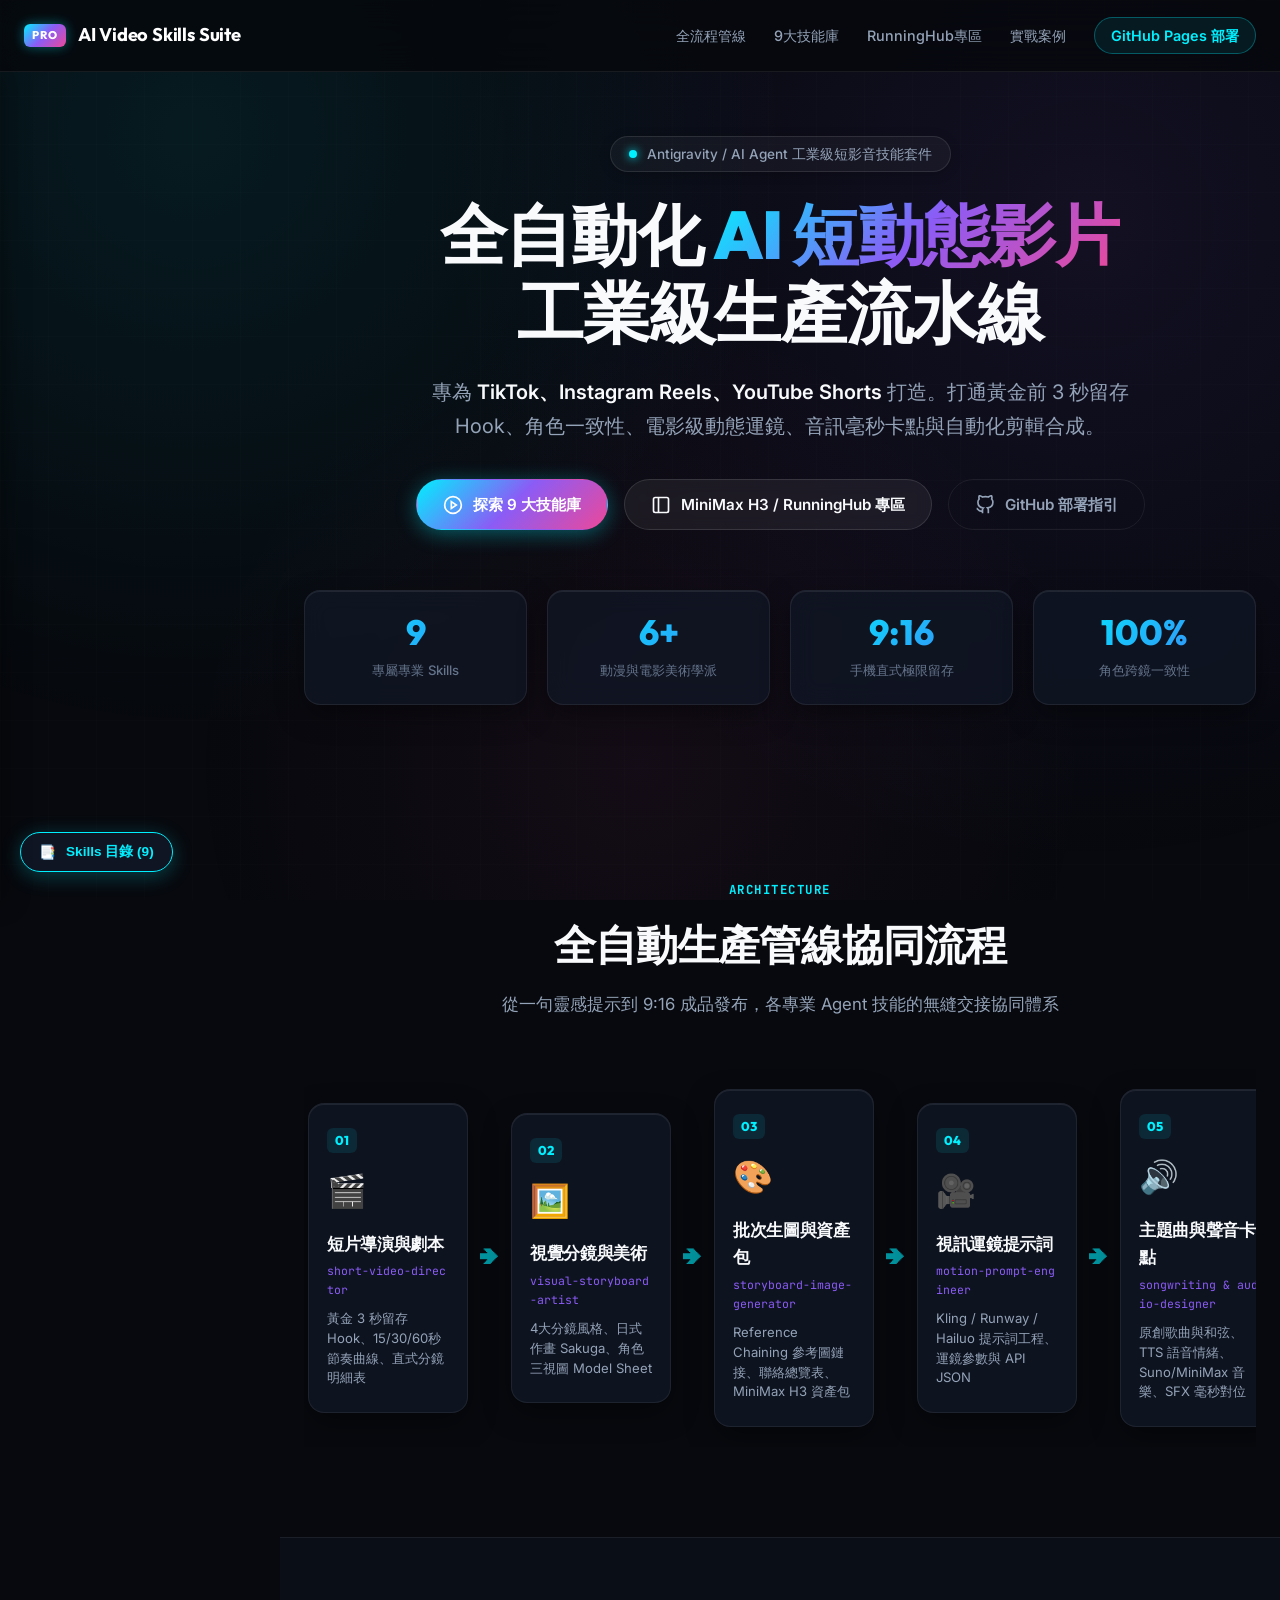
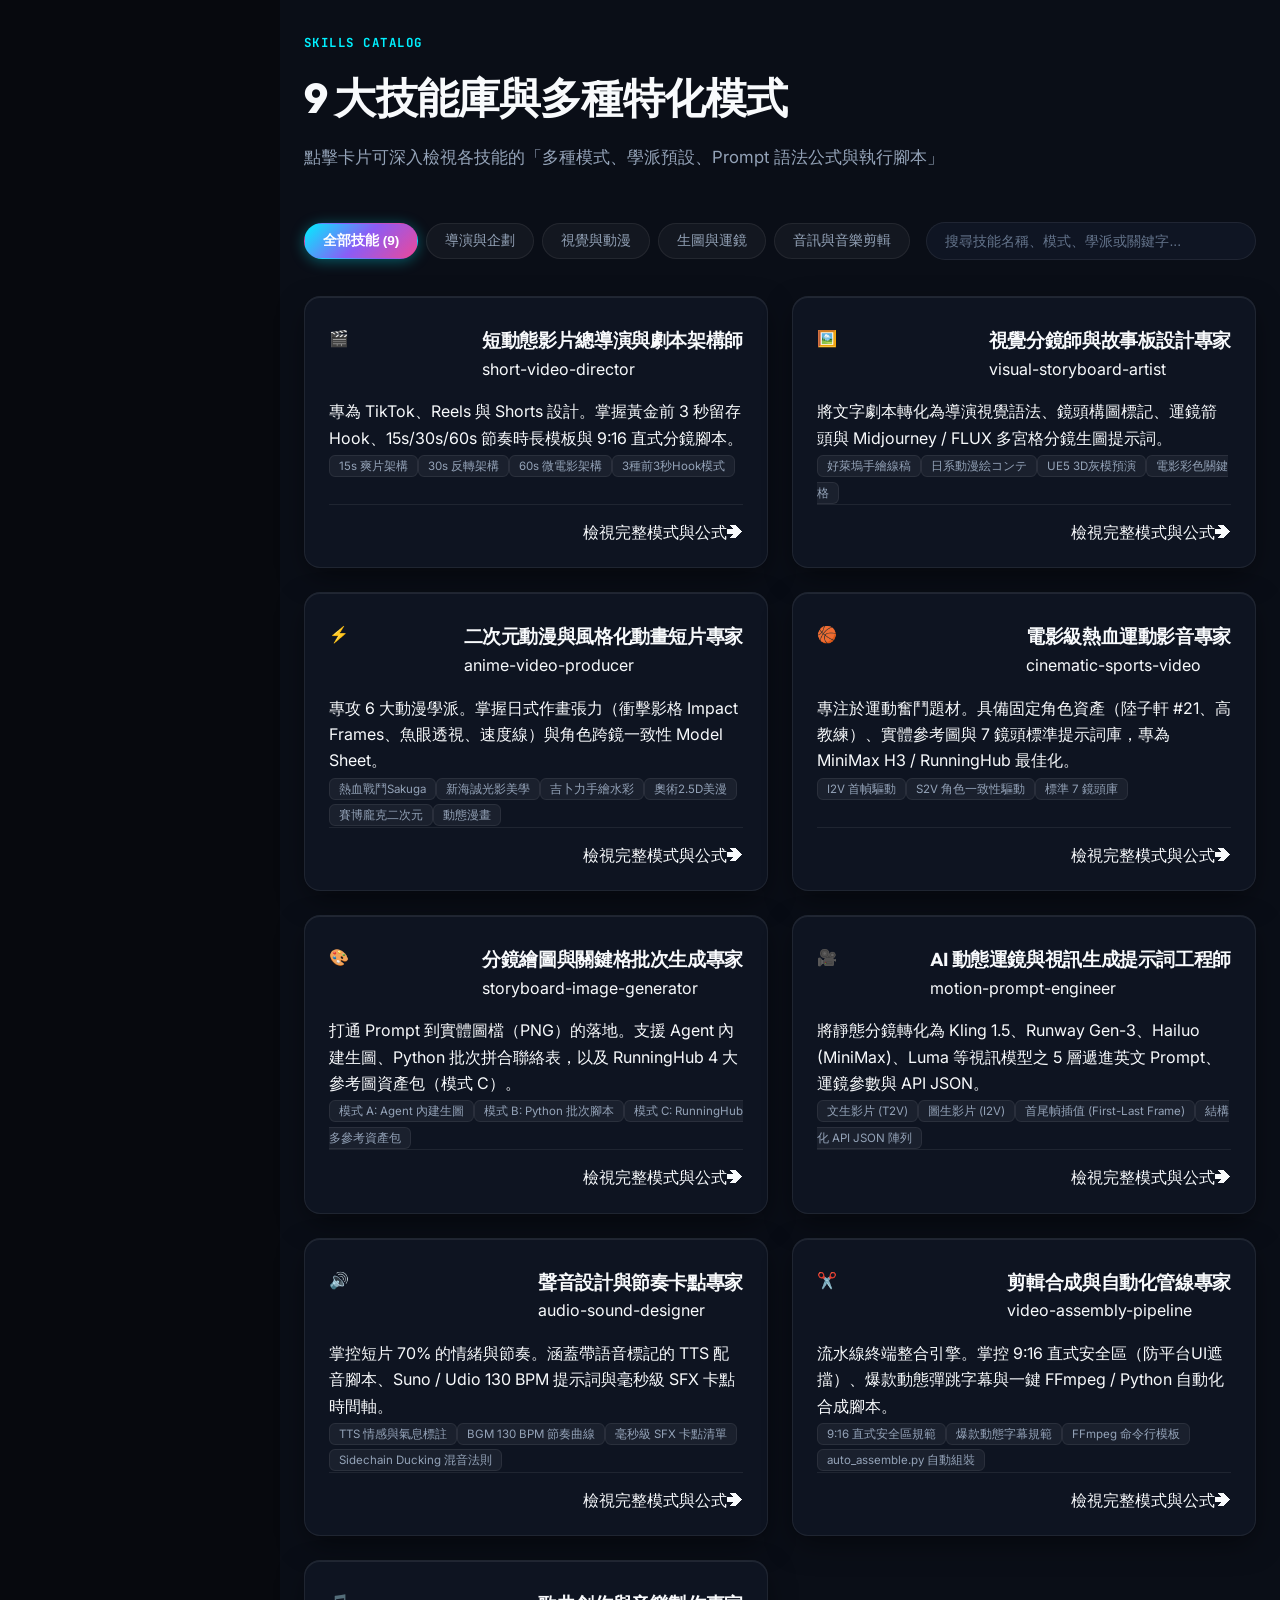
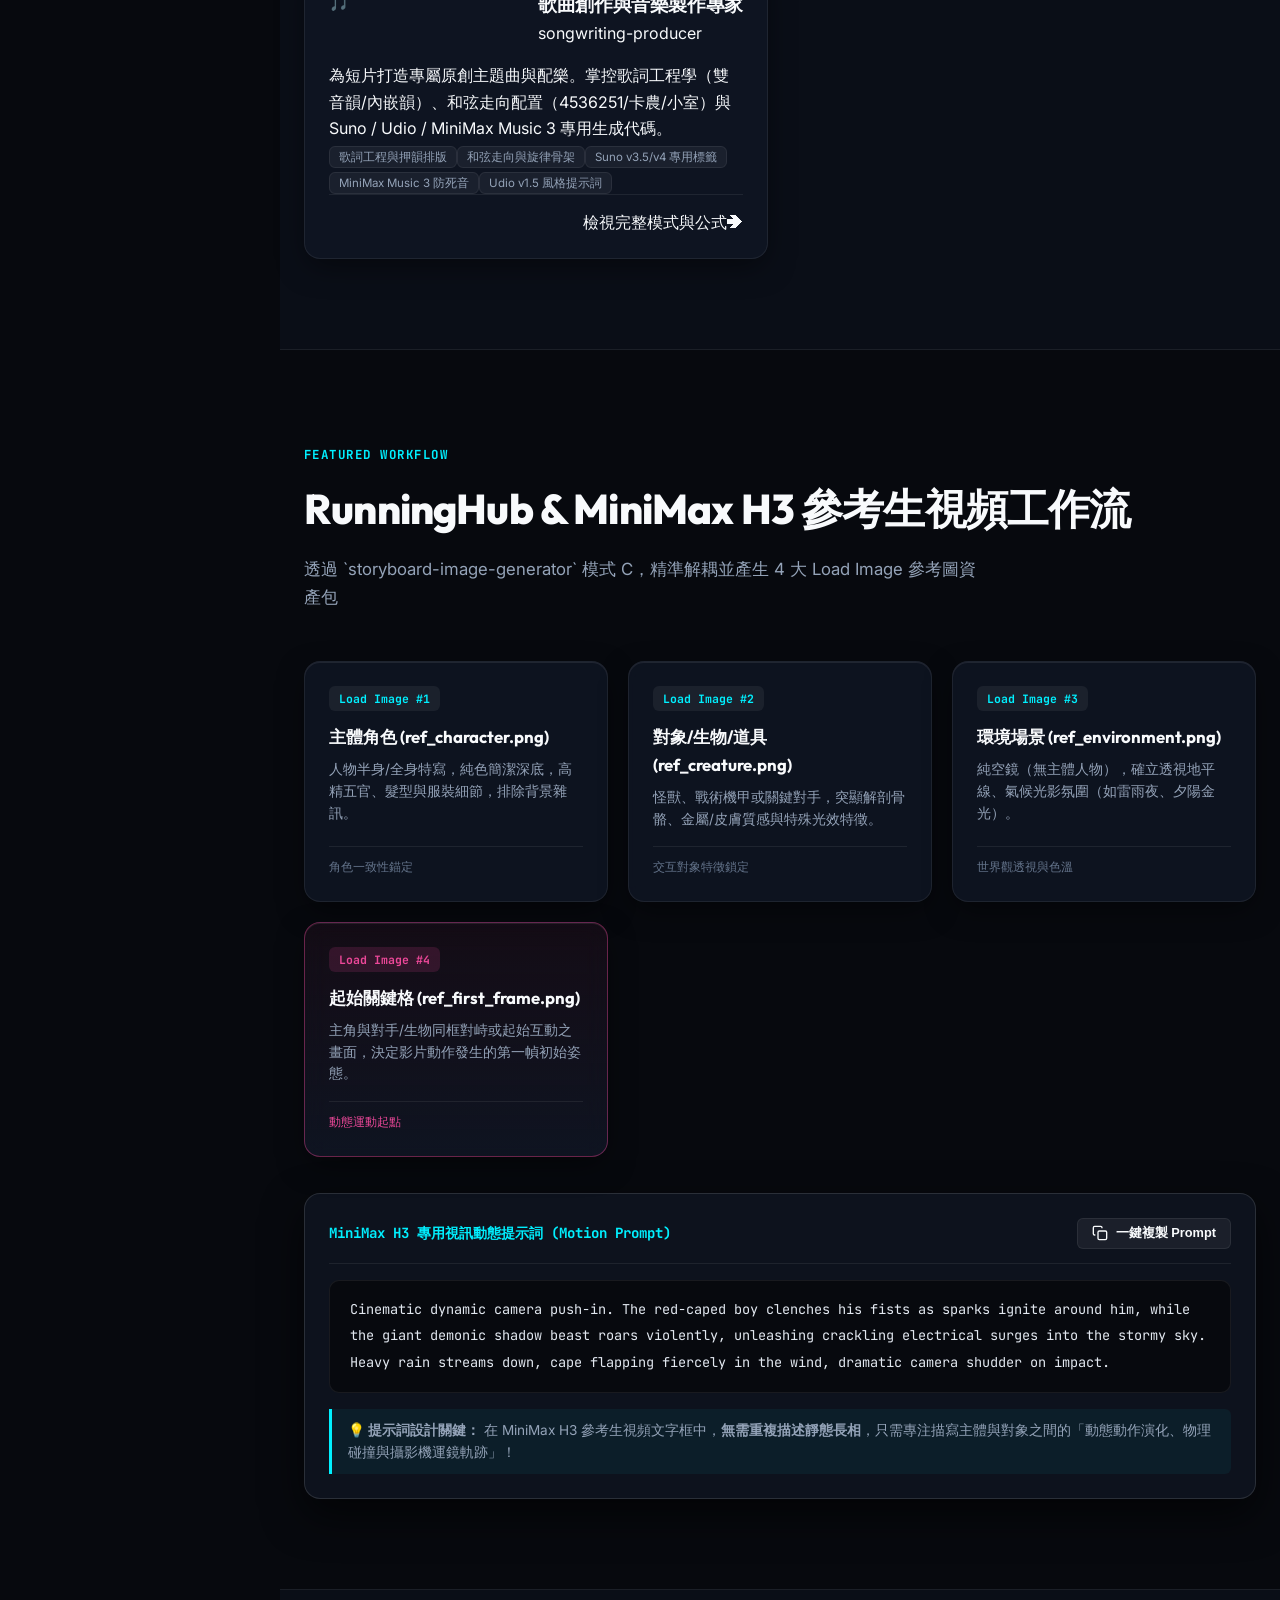
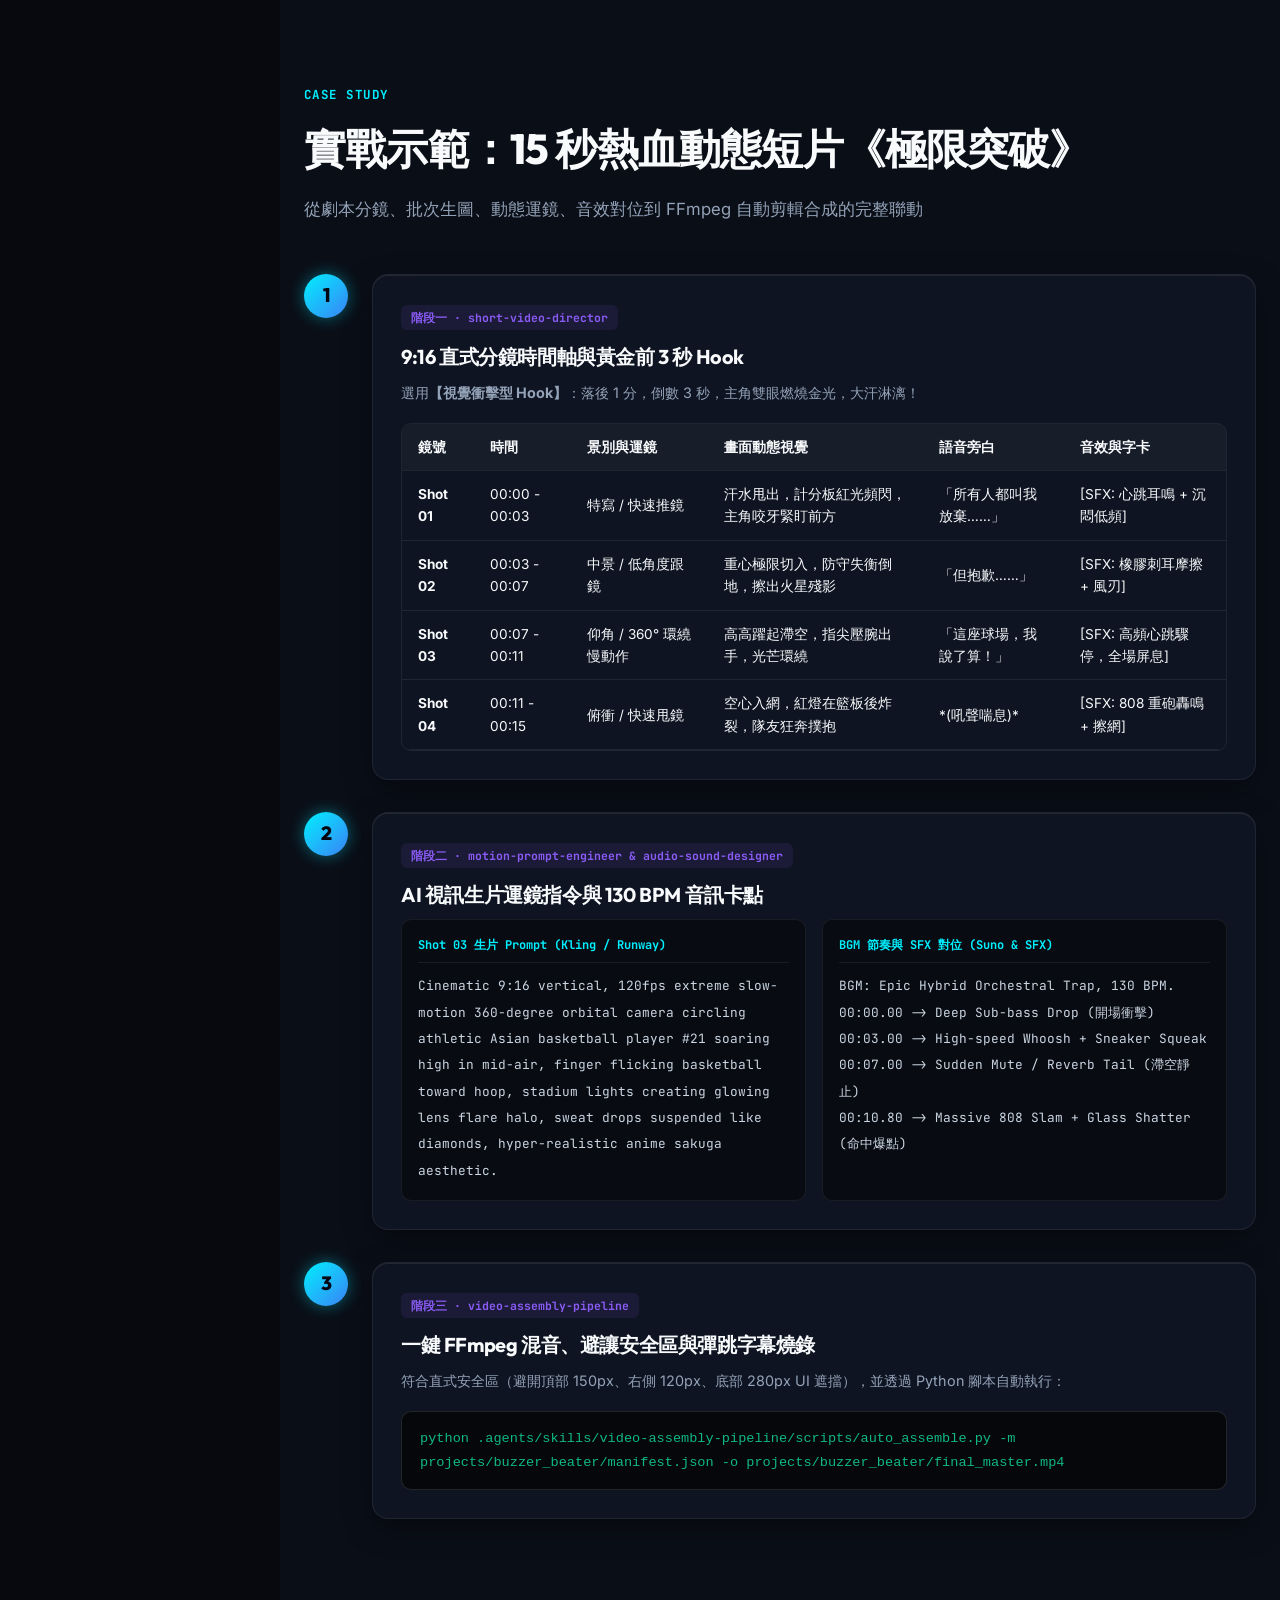
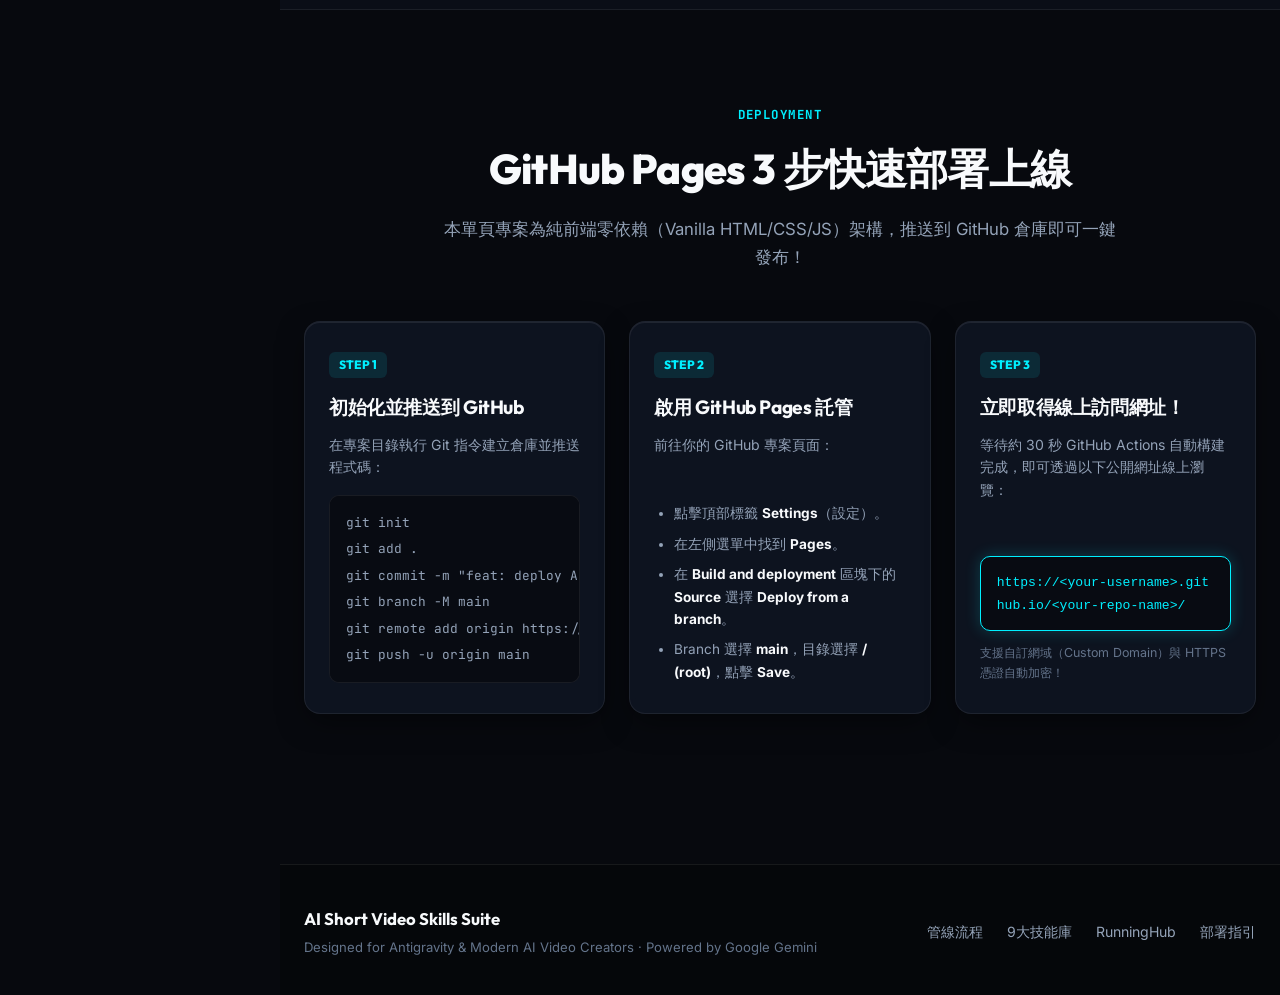
<file: index.html>
<!DOCTYPE html>
<html lang="zh-TW">
<head>
  <meta charset="UTF-8">
  <meta name="viewport" content="width=device-width, initial-scale=1.0">
  <title>AI 短動態影片生產管線 Skills 套件 | GitHub Pages 官方入口</title>
  <meta name="description" content="專為 Antigravity / AI Agent 與創作者打造的短影音全流程技能套件：劇本導演、多風格分鏡、批次生圖、Kling/Runway運鏡驅動、TTS與BGM音訊卡點、FFmpeg自動剪輯合成。">
  <meta property="og:title" content="AI 短動態影片生產管線 Skills 套件">
  <meta property="og:description" content="9 大模組化 AI Skills，打通從創意腳本到 9:16 直式短影音成片的工業化生產流程。">
  <meta property="og:type" content="website">

  <!-- Google Fonts -->
  <link rel="preconnect" href="https://fonts.googleapis.com">
  <link rel="preconnect" href="https://fonts.gstatic.com" crossorigin>
  <link href="https://fonts.googleapis.com/css2?family=Inter:wght@300;400;500;600;700&family=JetBrains+Mono:wght@400;500;700&family=Outfit:wght@500;600;700;800;900&display=swap" rel="stylesheet">

  <link rel="stylesheet" href="style.css?v=2.2">
</head>
<body>
  <!-- 背景流光與網格特效 -->
  <div class="glow-bg"></div>
  <div class="grid-overlay"></div>

  <!-- 頂部導航列 -->
  <header class="navbar" id="navbar">
    <div class="nav-container">
      <a href="#" class="nav-brand">
        <span class="brand-badge">PRO</span>
        <span class="brand-title">AI Video Skills Suite</span>
      </a>
      <nav class="nav-links">
        <a href="#pipeline">全流程管線</a>
        <a href="#skills">9大技能庫</a>
        <a href="#runninghub">RunningHub專區</a>
        <a href="#case-study">實戰案例</a>
        <a href="#deploy-guide" class="btn-nav-highlight">GitHub Pages 部署</a>
      </nav>
      <button class="mobile-toggle" id="mobileToggle" aria-label="Toggle Menu">
        <span></span><span></span><span></span>
      </button>
    </div>
  </header>

  <!-- 畫面左側 SKILL 名稱目錄 (Left Sidebar Navigation) -->
  <aside class="skills-sidebar" id="skillsSidebar">
    <div class="sidebar-header">
      <div class="sidebar-title-group">
        <span class="sidebar-icon">📑</span>
        <span class="sidebar-title">SKILL 目錄</span>
      </div>
      <button class="sidebar-toggle-btn" id="sidebarToggleBtn" title="收合目錄" aria-label="Toggle Sidebar">◀</button>
    </div>
    <div class="sidebar-body">
      <ul class="sidebar-list" id="sidebarList">
        <li class="sidebar-item">
          <a href="#skill-short-video-director" class="sidebar-item-link" data-id="short-video-director" title="short-video-director (短動態影片總導演與劇本架構師)">
            <span class="item-icon">🎬</span>
            <div class="item-text">
              <span class="skill-name">short-video-director</span>
              <span class="skill-desc">短影片總導演與劇本</span>
            </div>
          </a>
        </li>
        <li class="sidebar-item">
          <a href="#skill-visual-storyboard-artist" class="sidebar-item-link" data-id="visual-storyboard-artist" title="visual-storyboard-artist (視覺分鏡師與故事板設計專家)">
            <span class="item-icon">🖼️</span>
            <div class="item-text">
              <span class="skill-name">visual-storyboard-artist</span>
              <span class="skill-desc">視覺分鏡與故事板</span>
            </div>
          </a>
        </li>
        <li class="sidebar-item">
          <a href="#skill-anime-video-producer" class="sidebar-item-link" data-id="anime-video-producer" title="anime-video-producer (二次元動漫與風格化動畫短片專家)">
            <span class="item-icon">⚡</span>
            <div class="item-text">
              <span class="skill-name">anime-video-producer</span>
              <span class="skill-desc">二次元動漫短片專家</span>
            </div>
          </a>
        </li>
        <li class="sidebar-item">
          <a href="#skill-cinematic-sports-video" class="sidebar-item-link" data-id="cinematic-sports-video" title="cinematic-sports-video (電影級熱血運動影音專家)">
            <span class="item-icon">🏀</span>
            <div class="item-text">
              <span class="skill-name">cinematic-sports-video</span>
              <span class="skill-desc">電影級熱血運動影音</span>
            </div>
          </a>
        </li>
        <li class="sidebar-item">
          <a href="#skill-storyboard-image-generator" class="sidebar-item-link" data-id="storyboard-image-generator" title="storyboard-image-generator (分鏡繪圖與關鍵格批次生成專家)">
            <span class="item-icon">🎨</span>
            <div class="item-text">
              <span class="skill-name">storyboard-image-generator</span>
              <span class="skill-desc">分鏡繪圖與批次生圖</span>
            </div>
          </a>
        </li>
        <li class="sidebar-item">
          <a href="#skill-motion-prompt-engineer" class="sidebar-item-link" data-id="motion-prompt-engineer" title="motion-prompt-engineer (AI 動態運鏡與視訊生成提示詞工程師)">
            <span class="item-icon">🎥</span>
            <div class="item-text">
              <span class="skill-name">motion-prompt-engineer</span>
              <span class="skill-desc">AI動態運鏡提示詞</span>
            </div>
          </a>
        </li>
        <li class="sidebar-item">
          <a href="#skill-audio-sound-designer" class="sidebar-item-link" data-id="audio-sound-designer" title="audio-sound-designer (聲音設計與節奏卡點專家)">
            <span class="item-icon">🔊</span>
            <div class="item-text">
              <span class="skill-name">audio-sound-designer</span>
              <span class="skill-desc">聲音設計與節奏卡點</span>
            </div>
          </a>
        </li>
        <li class="sidebar-item">
          <a href="#skill-video-assembly-pipeline" class="sidebar-item-link" data-id="video-assembly-pipeline" title="video-assembly-pipeline (剪輯合成與自動化管線專家)">
            <span class="item-icon">✂️</span>
            <div class="item-text">
              <span class="skill-name">video-assembly-pipeline</span>
              <span class="skill-desc">剪輯合成與自動管線</span>
            </div>
          </a>
        </li>
        <li class="sidebar-item">
          <a href="#skill-songwriting-producer" class="sidebar-item-link" data-id="songwriting-producer" title="songwriting-producer (歌曲創作與音樂製作專家)">
            <span class="item-icon">🎵</span>
            <div class="item-text">
              <span class="skill-name">songwriting-producer</span>
              <span class="skill-desc">歌曲創作與音樂製作</span>
            </div>
          </a>
        </li>
      </ul>
    </div>
    <div class="sidebar-footer">
      <span class="sidebar-counter">9 大專業模組</span>
    </div>
  </aside>

  <!-- 手機端目錄遮罩 -->
  <div class="sidebar-backdrop" id="sidebarBackdrop"></div>

  <!-- 左側目錄浮動快捷開關（收合或小螢幕時顯示） -->
  <button class="sidebar-floating-btn" id="sidebarFloatingBtn" title="開啟 Skills 目錄" aria-label="Open Skills Directory">
    <span class="floating-icon">📑</span>
    <span class="floating-text">Skills 目錄 (9)</span>
  </button>

  <main id="mainContent">
    <!-- HERO 區塊 -->
    <section class="hero-section">
      <div class="container hero-content">
        <div class="hero-badge">
          <span class="pulsing-dot"></span> Antigravity / AI Agent 工業級短影音技能套件
        </div>
        <h1 class="hero-title">
          全自動化 <span class="gradient-text">AI 短動態影片</span><br>工業級生產流水線
        </h1>
        <p class="hero-subtitle">
          專為 <strong>TikTok、Instagram Reels、YouTube Shorts</strong> 打造。打通黃金前 3 秒留存 Hook、角色一致性、電影級動態運鏡、音訊毫秒卡點與自動化剪輯合成。
        </p>

        <div class="hero-actions">
          <a href="#skills" class="btn btn-primary">
            <svg width="20" height="20" viewBox="0 0 24 24" fill="none" stroke="currentColor" stroke-width="2"><circle cx="12" cy="12" r="10"/><polygon points="10 8 16 12 10 16 10 8"/></svg>
            探索 9 大技能庫
          </a>
          <a href="#runninghub" class="btn btn-secondary">
            <svg width="20" height="20" viewBox="0 0 24 24" fill="none" stroke="currentColor" stroke-width="2"><rect x="3" y="3" width="18" height="18" rx="2"/><line x1="9" y1="3" x2="9" y2="21"/></svg>
            MiniMax H3 / RunningHub 專區
          </a>
          <a href="#deploy-guide" class="btn btn-outline">
            <svg width="20" height="20" viewBox="0 0 24 24" fill="none" stroke="currentColor" stroke-width="2"><path d="M9 19c-5 1.5-5-2.5-7-3m14 6v-3.87a3.37 3.37 0 0 0-.94-2.61c3.14-.35 6.44-1.54 6.44-7A5.44 5.44 0 0 0 20 4.77 5.07 5.07 0 0 0 19.91 1S18.73.65 16 2.48a13.38 13.38 0 0 0-7 0C6.27.65 5.09 1 5.09 1A5.07 5.07 0 0 0 5 4.77a5.44 5.44 0 0 0-1.5 3.78c0 5.42 3.3 6.61 6.44 7A3.37 3.37 0 0 0 9 18.13V22"/></svg>
            GitHub 部署指引
          </a>
        </div>

        <!-- 數據指標列 -->
        <div class="hero-stats">
          <div class="stat-card">
            <span class="stat-num">9</span>
            <span class="stat-label">專屬專業 Skills</span>
          </div>
          <div class="stat-card">
            <span class="stat-num">6+</span>
            <span class="stat-label">動漫與電影美術學派</span>
          </div>
          <div class="stat-card">
            <span class="stat-num">9:16</span>
            <span class="stat-label">手機直式極限留存</span>
          </div>
          <div class="stat-card">
            <span class="stat-num">100%</span>
            <span class="stat-label">角色跨鏡一致性</span>
          </div>
        </div>
      </div>
    </section>

    <!-- 管線全景圖 (PIPELINE WORKFLOW) -->
    <section class="section" id="pipeline">
      <div class="container">
        <div class="section-header text-center">
          <span class="section-tag">ARCHITECTURE</span>
          <h2 class="section-title">全自動生產管線協同流程</h2>
          <p class="section-desc">從一句靈感提示到 9:16 成品發布，各專業 Agent 技能的無縫交接協同體系</p>
        </div>

        <div class="pipeline-flow-wrapper">
          <div class="pipeline-step-card" data-step="1">
            <div class="step-num">01</div>
            <div class="step-icon">🎬</div>
            <h4>短片導演與劇本</h4>
            <p class="step-skill">short-video-director</p>
            <p class="step-text">黃金 3 秒留存 Hook、15/30/60秒節奏曲線、直式分鏡明細表</p>
          </div>

          <div class="flow-arrow">➔</div>

          <div class="pipeline-step-card" data-step="2">
            <div class="step-num">02</div>
            <div class="step-icon">🖼️</div>
            <h4>視覺分鏡與美術</h4>
            <p class="step-skill">visual-storyboard-artist</p>
            <p class="step-text">4大分鏡風格、日式作畫 Sakuga、角色三視圖 Model Sheet</p>
          </div>

          <div class="flow-arrow">➔</div>

          <div class="pipeline-step-card" data-step="3">
            <div class="step-num">03</div>
            <div class="step-icon">🎨</div>
            <h4>批次生圖與資產包</h4>
            <p class="step-skill">storyboard-image-generator</p>
            <p class="step-text">Reference Chaining 參考圖鏈接、聯絡總覽表、MiniMax H3 資產包</p>
          </div>

          <div class="flow-arrow">➔</div>

          <div class="pipeline-step-card" data-step="4">
            <div class="step-num">04</div>
            <div class="step-icon">🎥</div>
            <h4>視訊運鏡提示詞</h4>
            <p class="step-skill">motion-prompt-engineer</p>
            <p class="step-text">Kling / Runway / Hailuo 提示詞工程、運鏡參數與 API JSON</p>
          </div>

          <div class="flow-arrow">➔</div>

          <div class="pipeline-step-card" data-step="5">
            <div class="step-num">05</div>
            <div class="step-icon">🔊</div>
            <h4>主題曲與聲音卡點</h4>
            <p class="step-skill">songwriting & audio-designer</p>
            <p class="step-text">原創歌曲與和弦、TTS 語音情緒、Suno/MiniMax 音樂、SFX 毫秒對位</p>
          </div>

          <div class="flow-arrow">➔</div>

          <div class="pipeline-step-card" data-step="6">
            <div class="step-num">06</div>
            <div class="step-icon">✂️</div>
            <h4>合成組裝剪輯</h4>
            <p class="step-skill">video-assembly-pipeline</p>
            <p class="step-text">9:16 直式安全區、爆款彈跳字幕、FFmpeg 一鍵無損混音組裝</p>
          </div>
        </div>
      </div>
    </section>

    <!-- 8 大技能庫展示區 (SKILLS HUB) -->
    <section class="section bg-alt" id="skills">
      <div class="container">
        <div class="section-header">
          <span class="section-tag">SKILLS CATALOG</span>
          <h2 class="section-title">9 大技能庫與多種特化模式</h2>
          <p class="section-desc">點擊卡片可深入檢視各技能的「多種模式、學派預設、Prompt 語法公式與執行腳本」</p>
        </div>

        <!-- 篩選器與搜尋列 -->
        <div class="filter-bar">
          <div class="filter-pills" id="filterPills">
            <button class="pill-btn active" data-filter="all">全部技能 (9)</button>
            <button class="pill-btn" data-filter="director">導演與企劃</button>
            <button class="pill-btn" data-filter="visual">視覺與動漫</button>
            <button class="pill-btn" data-filter="generate">生圖與運鏡</button>
            <button class="pill-btn" data-filter="audio-post">音訊與音樂剪輯</button>
          </div>
          <div class="search-box">
            <input type="text" id="skillSearch" placeholder="搜尋技能名稱、模式、學派或關鍵字..." aria-label="Search Skills">
          </div>
        </div>

        <!-- 技能卡片網格 -->
        <div class="skills-grid" id="skillsGrid">
          <!-- 由 app.js 動態渲染 8 大 Skills 卡片 -->
        </div>
      </div>
    </section>

    <!-- RunningHub / MiniMax H3 專題展示區 (RUNNINGHUB SHOWCASE) -->
    <section class="section" id="runninghub">
      <div class="container">
        <div class="section-header">
          <span class="section-tag">FEATURED WORKFLOW</span>
          <h2 class="section-title">RunningHub & MiniMax H3 參考生視頻工作流</h2>
          <p class="section-desc">透過 `storyboard-image-generator` 模式 C，精準解耦並產生 4 大 Load Image 參考圖資產包</p>
        </div>

        <div class="rh-workflow-container">
          <div class="rh-nodes-grid">
            <div class="rh-node-card">
              <div class="node-badge">Load Image #1</div>
              <div class="node-title">主體角色 (ref_character.png)</div>
              <p class="node-desc">人物半身/全身特寫，純色簡潔深底，高精五官、髮型與服裝細節，排除背景雜訊。</p>
              <div class="node-tag">角色一致性錨定</div>
            </div>

            <div class="rh-node-card">
              <div class="node-badge">Load Image #2</div>
              <div class="node-title">對象/生物/道具 (ref_creature.png)</div>
              <p class="node-desc">怪獸、戰術機甲或關鍵對手，突顯解剖骨骼、金屬/皮膚質感與特殊光效特徵。</p>
              <div class="node-tag">交互對象特徵鎖定</div>
            </div>

            <div class="rh-node-card">
              <div class="node-badge">Load Image #3</div>
              <div class="node-title">環境場景 (ref_environment.png)</div>
              <p class="node-desc">純空鏡（無主體人物），確立透視地平線、氣候光影氛圍（如雷雨夜、夕陽金光）。</p>
              <div class="node-tag">世界觀透視與色溫</div>
            </div>

            <div class="rh-node-card highlight-node">
              <div class="node-badge">Load Image #4</div>
              <div class="node-title">起始關鍵格 (ref_first_frame.png)</div>
              <p class="node-desc">主角與對手/生物同框對峙或起始互動之畫面，決定影片動作發生的第一幀初始姿態。</p>
              <div class="node-tag highlight-tag">動態運動起點</div>
            </div>
          </div>

          <!-- 提示詞範本展示卡 -->
          <div class="rh-prompt-showcase">
            <div class="rh-prompt-header">
              <div class="tab-title">MiniMax H3 專用視訊動態提示詞 (Motion Prompt)</div>
              <button class="btn-copy" onclick="copyText('minimax-motion-prompt')">
                <svg width="16" height="16" viewBox="0 0 24 24" fill="none" stroke="currentColor" stroke-width="2"><rect x="9" y="9" width="13" height="13" rx="2" ry="2"/><path d="M5 15H4a2 2 0 0 1-2-2V4a2 2 0 0 1 2-2h9a2 2 0 0 1 2 2v1"/></svg>
                一鍵複製 Prompt
              </button>
            </div>
            <div class="code-container">
              <pre><code id="minimax-motion-prompt">Cinematic dynamic camera push-in. The red-caped boy clenches his fists as sparks ignite around him, while the giant demonic shadow beast roars violently, unleashing crackling electrical surges into the stormy sky. Heavy rain streams down, cape flapping fiercely in the wind, dramatic camera shudder on impact.</code></pre>
            </div>
            <div class="rh-tip">
              <strong>💡 提示詞設計關鍵：</strong> 在 MiniMax H3 參考生視頻文字框中，<strong>無需重複描述靜態長相</strong>，只需專注描寫主體與對象之間的「動態動作演化、物理碰撞與攝影機運鏡軌跡」！
            </div>
          </div>
        </div>
      </div>
    </section>

    <!-- 實戰全流程案例展示 (CASE STUDY) -->
    <section class="section bg-alt" id="case-study">
      <div class="container">
        <div class="section-header">
          <span class="section-tag">CASE STUDY</span>
          <h2 class="section-title">實戰示範：15 秒熱血動態短片《極限突破》</h2>
          <p class="section-desc">從劇本分鏡、批次生圖、動態運鏡、音效對位到 FFmpeg 自動剪輯合成的完整聯動</p>
        </div>

        <div class="case-timeline">
          <!-- 階段 1 -->
          <div class="case-item">
            <div class="case-marker">1</div>
            <div class="case-body">
              <div class="case-badge">階段一 · short-video-director</div>
              <h3>9:16 直式分鏡時間軸與黃金前 3 秒 Hook</h3>
              <p>選用<strong>【視覺衝擊型 Hook】</strong>：落後 1 分，倒數 3 秒，主角雙眼燃燒金光，大汗淋漓！</p>
              <div class="table-responsive">
                <table class="data-table">
                  <thead>
                    <tr>
                      <th>鏡號</th>
                      <th>時間</th>
                      <th>景別與運鏡</th>
                      <th>畫面動態視覺</th>
                      <th>語音旁白</th>
                      <th>音效與字卡</th>
                    </tr>
                  </thead>
                  <tbody>
                    <tr>
                      <td><strong>Shot 01</strong></td>
                      <td>00:00 - 00:03</td>
                      <td>特寫 / 快速推鏡</td>
                      <td>汗水甩出，計分板紅光頻閃，主角咬牙緊盯前方</td>
                      <td>「所有人都叫我放棄……」</td>
                      <td>[SFX: 心跳耳鳴 + 沉悶低頻]</td>
                    </tr>
                    <tr>
                      <td><strong>Shot 02</strong></td>
                      <td>00:03 - 00:07</td>
                      <td>中景 / 低角度跟鏡</td>
                      <td>重心極限切入，防守失衡倒地，擦出火星殘影</td>
                      <td>「但抱歉……」</td>
                      <td>[SFX: 橡膠刺耳摩擦 + 風刃]</td>
                    </tr>
                    <tr>
                      <td><strong>Shot 03</strong></td>
                      <td>00:07 - 00:11</td>
                      <td>仰角 / 360° 環繞慢動作</td>
                      <td>高高躍起滯空，指尖壓腕出手，光芒環繞</td>
                      <td>「這座球場，我說了算！」</td>
                      <td>[SFX: 高頻心跳驟停，全場屏息]</td>
                    </tr>
                    <tr>
                      <td><strong>Shot 04</strong></td>
                      <td>00:11 - 00:15</td>
                      <td>俯衝 / 快速甩鏡</td>
                      <td>空心入網，紅燈在籃板後炸裂，隊友狂奔撲抱</td>
                      <td>*(吼聲喘息)*</td>
                      <td>[SFX: 808 重砲轟鳴 + 擦網]</td>
                    </tr>
                  </tbody>
                </table>
              </div>
            </div>
          </div>

          <!-- 階段 2 -->
          <div class="case-item">
            <div class="case-marker">2</div>
            <div class="case-body">
              <div class="case-badge">階段二 · motion-prompt-engineer & audio-sound-designer</div>
              <h3>AI 視訊生片運鏡指令與 130 BPM 音訊卡點</h3>
              <div class="code-dual-grid">
                <div class="code-block-card">
                  <div class="code-title">Shot 03 生片 Prompt (Kling / Runway)</div>
                  <pre><code>Cinematic 9:16 vertical, 120fps extreme slow-motion 360-degree orbital camera circling athletic Asian basketball player #21 soaring high in mid-air, finger flicking basketball toward hoop, stadium lights creating glowing lens flare halo, sweat drops suspended like diamonds, hyper-realistic anime sakuga aesthetic.</code></pre>
                </div>
                <div class="code-block-card">
                  <div class="code-title">BGM 節奏與 SFX 對位 (Suno & SFX)</div>
                  <pre><code>BGM: Epic Hybrid Orchestral Trap, 130 BPM.
00:00.00 -> Deep Sub-bass Drop (開場衝擊)
00:03.00 -> High-speed Whoosh + Sneaker Squeak
00:07.00 -> Sudden Mute / Reverb Tail (滯空靜止)
00:10.80 -> Massive 808 Slam + Glass Shatter (命中爆點)</code></pre>
                </div>
              </div>
            </div>
          </div>

          <!-- 階段 3 -->
          <div class="case-item">
            <div class="case-marker">3</div>
            <div class="case-body">
              <div class="case-badge">階段三 · video-assembly-pipeline</div>
              <h3>一鍵 FFmpeg 混音、避讓安全區與彈跳字幕燒錄</h3>
              <p>符合直式安全區（避開頂部 150px、右側 120px、底部 280px UI 遮擋），並透過 Python 腳本自動執行：</p>
              <div class="command-box">
                <code>python .agents/skills/video-assembly-pipeline/scripts/auto_assemble.py -m projects/buzzer_beater/manifest.json -o projects/buzzer_beater/final_master.mp4</code>
              </div>
            </div>
          </div>
        </div>
      </div>
    </section>

    <!-- GITHUB PAGES 部署教學 (DEPLOY GUIDE) -->
    <section class="section" id="deploy-guide">
      <div class="container">
        <div class="section-header text-center">
          <span class="section-tag">DEPLOYMENT</span>
          <h2 class="section-title">GitHub Pages 3 步快速部署上線</h2>
          <p class="section-desc">本單頁專案為純前端零依賴（Vanilla HTML/CSS/JS）架構，推送到 GitHub 倉庫即可一鍵發布！</p>
        </div>

        <div class="deploy-steps-grid">
          <div class="deploy-card">
            <div class="step-badge">STEP 1</div>
            <h3>初始化並推送到 GitHub</h3>
            <p>在專案目錄執行 Git 指令建立倉庫並推送程式碼：</p>
            <div class="code-snippet">
              <pre><code>git init
git add .
git commit -m "feat: deploy AI Video Skills Portal"
git branch -M main
git remote add origin https://github.com/&lt;your-username&gt;/&lt;your-repo-name&gt;.git
git push -u origin main</code></pre>
            </div>
          </div>

          <div class="deploy-card">
            <div class="step-badge">STEP 2</div>
            <h3>啟用 GitHub Pages 託管</h3>
            <p>前往你的 GitHub 專案頁面：</p>
            <ul class="deploy-list">
              <li>點擊頂部標籤 <strong>Settings</strong>（設定）。</li>
              <li>在左側選單中找到 <strong>Pages</strong>。</li>
              <li>在 <strong>Build and deployment</strong> 區塊下的 <strong>Source</strong> 選擇 <strong>Deploy from a branch</strong>。</li>
              <li>Branch 選擇 <strong>main</strong>，目錄選擇 <strong>/ (root)</strong>，點擊 <strong>Save</strong>。</li>
            </ul>
          </div>

          <div class="deploy-card">
            <div class="step-badge">STEP 3</div>
            <h3>立即取得線上訪問網址！</h3>
            <p>等待約 30 秒 GitHub Actions 自動構建完成，即可透過以下公開網址線上瀏覽：</p>
            <div class="url-display">
              <code>https://&lt;your-username&gt;.github.io/&lt;your-repo-name&gt;/</code>
            </div>
            <p class="small-tip">支援自訂網域（Custom Domain）與 HTTPS 憑證自動加密！</p>
          </div>
        </div>
      </div>
    </section>
  </main>

  <!-- 技能詳細資訊彈窗抽屜 (Skill Detail Modal) -->
  <div class="modal-backdrop" id="modalBackdrop">
    <div class="modal-card" id="modalCard">
      <button class="modal-close" id="modalClose" aria-label="Close Modal">&times;</button>
      <div class="modal-header">
        <div class="modal-icon" id="modalIcon">🎬</div>
        <div>
          <h3 class="modal-title" id="modalTitle">Skill Title</h3>
          <p class="modal-id" id="modalId">skill-id</p>
        </div>
      </div>
      <div class="modal-body" id="modalBody">
        <!-- 動態注入該 Skill 的完整模式、核心職責與語法範本 -->
      </div>
    </div>
  </div>

  <!-- Toast 通知組件 -->
  <div class="toast" id="toast">已成功複製到剪貼簿！</div>

  <!-- 頁尾 -->
  <footer class="footer">
    <div class="container footer-content">
      <div class="footer-left">
        <p class="footer-title">AI Short Video Skills Suite</p>
        <p class="footer-sub">Designed for Antigravity & Modern AI Video Creators · Powered by Google Gemini</p>
      </div>
      <div class="footer-right">
        <a href="#pipeline">管線流程</a>
        <a href="#skills">9大技能庫</a>
        <a href="#runninghub">RunningHub</a>
        <a href="#deploy-guide">部署指引</a>
      </div>
    </div>
  </footer>

  <script src="app.js?v=2.2"></script>
</body>
</html>
</file>
<file: style.css>
/* ==========================================================================
   AI Short Video Skills Suite - Complete Design System & Stylesheet
   Theme: Next-Gen Futuristic Cyberpunk / Glassmorphism Dark Mode
   ========================================================================== */

/* --------------------------------------------------------------------------
   1. Design Tokens & CSS Variables
   -------------------------------------------------------------------------- */
:root {
  /* Color Palette - Deep Dark Obsidian & Electric Accents */
  --bg-base: #07090e;
  --bg-primary: #0a0e17;
  --bg-surface: #111726;
  --bg-surface-elevated: #161f33;
  --bg-card: rgba(17, 23, 38, 0.75);
  --bg-card-hover: rgba(22, 31, 51, 0.88);
  --bg-glass: rgba(10, 14, 23, 0.82);

  /* Borders & Dividers */
  --border-subtle: rgba(255, 255, 255, 0.07);
  --border-medium: rgba(255, 255, 255, 0.12);
  --border-focus: rgba(0, 240, 255, 0.6);
  --border-glow: rgba(0, 240, 255, 0.25);

  /* Brand Accents & Gradients */
  --accent-cyan: #00f0ff;
  --accent-cyan-rgb: 0, 240, 255;
  --accent-purple: #8b5cf6;
  --accent-pink: #ec4899;
  --accent-amber: #f59e0b;
  --accent-emerald: #10b981;
  --accent-crimson: #ef4444;

  --gradient-brand: linear-gradient(135deg, #00f0ff 0%, #8b5cf6 50%, #ec4899 100%);
  --gradient-cyan: linear-gradient(135deg, #00f0ff 0%, #3b82f6 100%);
  --gradient-purple: linear-gradient(135deg, #8b5cf6 0%, #ec4899 100%);
  --gradient-card: linear-gradient(180deg, rgba(255, 255, 255, 0.03) 0%, rgba(255, 255, 255, 0.01) 100%);

  /* Typography Colors */
  --text-primary: #f8fafc;
  --text-secondary: #94a3b8;
  --text-muted: #64748b;
  --text-inverse: #030712;

  /* Dimensions & Spacings */
  --sidebar-width: 280px;
  --navbar-height: 72px;
  --radius-sm: 6px;
  --radius-md: 10px;
  --radius-lg: 16px;
  --radius-xl: 24px;
  --radius-full: 9999px;

  /* Shadows & Glows */
  --shadow-sm: 0 2px 8px rgba(0, 0, 0, 0.3);
  --shadow-md: 0 8px 24px rgba(0, 0, 0, 0.45);
  --shadow-lg: 0 16px 40px rgba(0, 0, 0, 0.6);
  --shadow-cyan-glow: 0 0 24px rgba(0, 240, 255, 0.25);
  --shadow-card: 0 10px 30px -5px rgba(0, 0, 0, 0.5), inset 0 1px 0 rgba(255, 255, 255, 0.08);

  /* Transitions */
  --transition-fast: 0.15s cubic-bezier(0.4, 0, 0.2, 1);
  --transition-normal: 0.25s cubic-bezier(0.4, 0, 0.2, 1);
  --transition-slow: 0.4s cubic-bezier(0.16, 1, 0.3, 1);
}

/* --------------------------------------------------------------------------
   2. Reset & Global Base
   -------------------------------------------------------------------------- */
*, *::before, *::after {
  box-sizing: border-box;
  margin: 0;
  padding: 0;
}

html {
  scroll-behavior: smooth;
  color-scheme: dark;
  font-size: 16px;
}

body {
  font-family: 'Inter', -apple-system, BlinkMacSystemFont, "Segoe UI", Roboto, sans-serif;
  background-color: var(--bg-base);
  color: var(--text-primary);
  line-height: 1.65;
  overflow-x: hidden;
  position: relative;
  min-height: 100vh;
}

/* Custom Scrollbars */
::-webkit-scrollbar {
  width: 8px;
  height: 8px;
}
::-webkit-scrollbar-track {
  background: var(--bg-base);
}
::-webkit-scrollbar-thumb {
  background: #1e293b;
  border-radius: 4px;
  border: 2px solid var(--bg-base);
}
::-webkit-scrollbar-thumb:hover {
  background: var(--accent-cyan);
}

/* Ambient Background Lights & Grid */
.glow-bg {
  position: fixed;
  top: 0;
  left: 0;
  width: 100vw;
  height: 100vh;
  pointer-events: none;
  z-index: 0;
  background:
    radial-gradient(circle at 15% 15%, rgba(0, 240, 255, 0.08) 0%, transparent 45%),
    radial-gradient(circle at 85% 25%, rgba(139, 92, 246, 0.09) 0%, transparent 50%),
    radial-gradient(circle at 50% 85%, rgba(236, 72, 153, 0.06) 0%, transparent 45%);
}

.grid-overlay {
  position: fixed;
  top: 0;
  left: 0;
  width: 100vw;
  height: 100vh;
  pointer-events: none;
  z-index: 0;
  background-image: 
    linear-gradient(rgba(255, 255, 255, 0.015) 1px, transparent 1px),
    linear-gradient(90deg, rgba(255, 255, 255, 0.015) 1px, transparent 1px);
  background-size: 48px 48px;
  opacity: 0.8;
}

/* Layout Container */
.container {
  width: 100%;
  max-width: 1240px;
  margin-left: auto;
  margin-right: auto;
  padding-left: 24px;
  padding-right: 24px;
  position: relative;
  z-index: 1;
}

/* Typography Utilities */
h1, h2, h3, h4, h5, h6 {
  font-family: 'Outfit', sans-serif;
  color: var(--text-primary);
  font-weight: 700;
  letter-spacing: -0.02em;
}

.gradient-text {
  background: var(--gradient-brand);
  -webkit-background-clip: text;
  -webkit-text-fill-color: transparent;
  display: inline-block;
}

.text-center {
  text-align: center;
}

/* --------------------------------------------------------------------------
   3. Top Navbar
   -------------------------------------------------------------------------- */
.navbar {
  position: fixed;
  top: 0;
  left: 0;
  right: 0;
  height: var(--navbar-height);
  background: rgba(7, 9, 14, 0.85);
  backdrop-filter: blur(20px);
  -webkit-backdrop-filter: blur(20px);
  border-bottom: 1px solid var(--border-subtle);
  z-index: 1000;
  display: flex;
  align-items: center;
}

.nav-container {
  width: 100%;
  max-width: 1560px;
  margin: 0 auto;
  padding: 0 24px;
  display: flex;
  align-items: center;
  justify-content: space-between;
}

.nav-brand {
  display: flex;
  align-items: center;
  gap: 12px;
  text-decoration: none;
  font-family: 'Outfit', sans-serif;
}

.brand-badge {
  background: var(--gradient-brand);
  color: #fff;
  font-size: 0.7rem;
  font-weight: 800;
  padding: 2px 8px;
  border-radius: var(--radius-sm);
  letter-spacing: 0.08em;
  box-shadow: 0 0 12px rgba(0, 240, 255, 0.4);
}

.brand-title {
  font-size: 1.15rem;
  font-weight: 700;
  color: #fff;
  letter-spacing: -0.01em;
}

.nav-links {
  display: flex;
  align-items: center;
  gap: 28px;
}

.nav-links a {
  color: var(--text-secondary);
  text-decoration: none;
  font-size: 0.9rem;
  font-weight: 500;
  transition: color var(--transition-fast);
  position: relative;
}

.nav-links a:hover {
  color: var(--accent-cyan);
}

.btn-nav-highlight {
  background: rgba(0, 240, 255, 0.08);
  border: 1px solid rgba(0, 240, 255, 0.3) !important;
  color: var(--accent-cyan) !important;
  padding: 6px 16px;
  border-radius: var(--radius-full);
  font-weight: 600 !important;
  transition: all var(--transition-normal) !important;
}

.btn-nav-highlight:hover {
  background: var(--accent-cyan) !important;
  color: var(--text-inverse) !important;
  box-shadow: 0 0 16px rgba(0, 240, 255, 0.5);
  transform: translateY(-1px);
}

.mobile-toggle {
  display: none;
  flex-direction: column;
  gap: 5px;
  background: none;
  border: none;
  cursor: pointer;
  padding: 4px;
}

.mobile-toggle span {
  width: 22px;
  height: 2px;
  background: var(--text-primary);
  border-radius: 2px;
  transition: all var(--transition-fast);
}

/* --------------------------------------------------------------------------
   4. Left Sidebar Navigation (SKILL 目錄)
   -------------------------------------------------------------------------- */
.skills-sidebar {
  position: fixed;
  top: var(--navbar-height);
  left: 0;
  bottom: 0;
  width: var(--sidebar-width);
  background: rgba(10, 14, 23, 0.92);
  backdrop-filter: blur(24px);
  -webkit-backdrop-filter: blur(24px);
  border-right: 1px solid var(--border-subtle);
  z-index: 950;
  display: flex;
  flex-direction: column;
  transition: transform var(--transition-slow);
  box-shadow: 4px 0 24px rgba(0, 0, 0, 0.4);
}

.skills-sidebar.collapsed {
  transform: translateX(-100%);
}

.sidebar-header {
  display: flex;
  align-items: center;
  justify-content: space-between;
  padding: 20px 20px 16px;
  border-bottom: 1px solid var(--border-subtle);
}

.sidebar-title-group {
  display: flex;
  align-items: center;
  gap: 10px;
}

.sidebar-icon {
  font-size: 1.15rem;
}

.sidebar-title {
  font-family: 'Outfit', sans-serif;
  font-size: 0.95rem;
  font-weight: 700;
  letter-spacing: 0.06em;
  color: var(--text-primary);
}

.sidebar-toggle-btn {
  background: rgba(255, 255, 255, 0.05);
  border: 1px solid var(--border-subtle);
  color: var(--text-secondary);
  width: 28px;
  height: 28px;
  border-radius: var(--radius-sm);
  display: flex;
  align-items: center;
  justify-content: center;
  cursor: pointer;
  font-size: 0.75rem;
  transition: all var(--transition-fast);
}

.sidebar-toggle-btn:hover {
  background: var(--accent-cyan);
  border-color: var(--accent-cyan);
  color: var(--text-inverse);
  box-shadow: 0 0 10px rgba(0, 240, 255, 0.4);
}

.sidebar-body {
  flex: 1;
  overflow-y: auto;
  padding: 14px 10px;
}

.sidebar-list {
  list-style: none;
  display: flex;
  flex-direction: column;
  gap: 6px;
}

.sidebar-item {
  width: 100%;
}

.sidebar-item-link {
  display: flex;
  align-items: center;
  gap: 12px;
  padding: 10px 14px;
  border-radius: var(--radius-md);
  color: var(--text-secondary);
  text-decoration: none;
  transition: all var(--transition-normal);
  border: 1px solid transparent;
  position: relative;
  overflow: hidden;
}

.sidebar-item-link .item-icon {
  font-size: 1.25rem;
  flex-shrink: 0;
  transition: transform var(--transition-fast);
}

.sidebar-item-link .item-text {
  display: flex;
  flex-direction: column;
  min-width: 0;
  overflow: hidden;
}

.sidebar-item-link .skill-name {
  font-family: 'JetBrains Mono', monospace;
  font-size: 0.8rem;
  font-weight: 600;
  color: var(--text-primary);
  white-space: nowrap;
  text-overflow: ellipsis;
  overflow: hidden;
  transition: color var(--transition-fast);
}

.sidebar-item-link .skill-desc {
  font-size: 0.72rem;
  color: var(--text-muted);
  white-space: nowrap;
  text-overflow: ellipsis;
  overflow: hidden;
  margin-top: 1px;
}

/* Fallback for hyphen generated format */
.sidebar-item-link .hyphen {
  color: var(--text-muted);
  font-weight: bold;
}

/* Hover & Active State */
.sidebar-item-link:hover {
  background: rgba(255, 255, 255, 0.04);
  color: var(--text-primary);
  border-color: rgba(255, 255, 255, 0.08);
  transform: translateX(3px);
}

.sidebar-item-link:hover .item-icon {
  transform: scale(1.15);
}

.sidebar-item-link.active {
  background: linear-gradient(90deg, rgba(0, 240, 255, 0.12) 0%, rgba(0, 240, 255, 0.02) 100%);
  border-color: rgba(0, 240, 255, 0.35);
  color: var(--accent-cyan);
  box-shadow: inset 3px 0 0 var(--accent-cyan);
}

.sidebar-item-link.active .skill-name {
  color: var(--accent-cyan);
}

.sidebar-item-link.active .skill-desc {
  color: rgba(0, 240, 255, 0.7);
}

.sidebar-footer {
  padding: 16px 20px;
  border-top: 1px solid var(--border-subtle);
  background: rgba(7, 9, 14, 0.5);
}

.sidebar-counter {
  display: inline-flex;
  align-items: center;
  gap: 8px;
  font-size: 0.78rem;
  font-weight: 500;
  color: var(--text-muted);
}

.sidebar-counter::before {
  content: "";
  width: 7px;
  height: 7px;
  border-radius: 50%;
  background: var(--accent-emerald);
  box-shadow: 0 0 8px var(--accent-emerald);
  display: inline-block;
  animation: pulse-emerald 2s infinite;
}

/* Floating Quick Open Button */
.sidebar-floating-btn {
  position: fixed;
  left: 20px;
  bottom: 28px;
  background: rgba(17, 23, 38, 0.95);
  backdrop-filter: blur(16px);
  -webkit-backdrop-filter: blur(16px);
  border: 1px solid var(--accent-cyan);
  color: var(--accent-cyan);
  padding: 10px 18px;
  border-radius: var(--radius-full);
  z-index: 940;
  cursor: pointer;
  display: none;
  align-items: center;
  gap: 10px;
  font-size: 0.85rem;
  font-weight: 600;
  box-shadow: 0 4px 20px rgba(0, 240, 255, 0.25);
  transition: all var(--transition-normal);
}

.sidebar-floating-btn:hover {
  background: var(--accent-cyan);
  color: var(--text-inverse);
  box-shadow: 0 0 24px rgba(0, 240, 255, 0.5);
  transform: translateY(-2px);
}

.sidebar-floating-btn.visible {
  display: inline-flex;
}

.sidebar-backdrop {
  position: fixed;
  inset: 0;
  background: rgba(0, 0, 0, 0.6);
  backdrop-filter: blur(4px);
  z-index: 945;
  opacity: 0;
  pointer-events: none;
  transition: opacity var(--transition-normal);
}

/* Layout Offset for Desktop with Sidebar */
@media (min-width: 1280px) {
  #mainContent, .footer {
    margin-left: var(--sidebar-width);
    transition: margin-left var(--transition-slow);
  }

  body.sidebar-collapsed #mainContent,
  body.sidebar-collapsed .footer {
    margin-left: 0;
  }
}

/* --------------------------------------------------------------------------
   5. Hero Section
   -------------------------------------------------------------------------- */
.hero-section {
  padding-top: calc(var(--navbar-height) + 64px);
  padding-bottom: 80px;
  position: relative;
  text-align: center;
}

.hero-content {
  display: flex;
  flex-direction: column;
  align-items: center;
}

.hero-badge {
  display: inline-flex;
  align-items: center;
  gap: 10px;
  padding: 6px 18px;
  border-radius: var(--radius-full);
  background: rgba(255, 255, 255, 0.04);
  border: 1px solid rgba(255, 255, 255, 0.1);
  color: var(--text-secondary);
  font-size: 0.85rem;
  font-weight: 500;
  margin-bottom: 24px;
  box-shadow: 0 2px 12px rgba(0, 0, 0, 0.2);
}

.pulsing-dot {
  width: 8px;
  height: 8px;
  border-radius: 50%;
  background: var(--accent-cyan);
  box-shadow: 0 0 10px var(--accent-cyan);
  animation: pulse-cyan 1.8s infinite;
}

.hero-title {
  font-size: clamp(2.4rem, 5.5vw, 4.2rem);
  line-height: 1.15;
  font-weight: 900;
  margin-bottom: 24px;
  max-width: 900px;
}

.hero-subtitle {
  font-size: clamp(1.05rem, 2vw, 1.25rem);
  color: var(--text-secondary);
  max-width: 720px;
  margin-bottom: 36px;
  font-weight: 400;
  line-height: 1.7;
}

.hero-subtitle strong {
  color: var(--text-primary);
  font-weight: 600;
}

.hero-actions {
  display: flex;
  flex-wrap: wrap;
  align-items: center;
  justify-content: center;
  gap: 16px;
  margin-bottom: 60px;
}

/* Button System */
.btn {
  display: inline-flex;
  align-items: center;
  gap: 10px;
  padding: 12px 26px;
  border-radius: var(--radius-full);
  font-size: 0.95rem;
  font-weight: 600;
  text-decoration: none;
  cursor: pointer;
  transition: all var(--transition-normal);
  border: 1px solid transparent;
}

.btn svg {
  flex-shrink: 0;
}

.btn-primary {
  background: var(--gradient-brand);
  color: #fff;
  box-shadow: 0 4px 20px rgba(0, 240, 255, 0.35);
}

.btn-primary:hover {
  box-shadow: 0 6px 30px rgba(0, 240, 255, 0.6);
  transform: translateY(-2px);
}

.btn-secondary {
  background: rgba(255, 255, 255, 0.06);
  border-color: var(--border-medium);
  color: var(--text-primary);
  backdrop-filter: blur(8px);
}

.btn-secondary:hover {
  background: rgba(255, 255, 255, 0.12);
  border-color: rgba(255, 255, 255, 0.25);
  transform: translateY(-2px);
}

.btn-outline {
  background: transparent;
  border-color: var(--border-subtle);
  color: var(--text-secondary);
}

.btn-outline:hover {
  border-color: var(--accent-cyan);
  color: var(--accent-cyan);
  background: rgba(0, 240, 255, 0.04);
  transform: translateY(-2px);
}

/* Stats Cards Bar */
.hero-stats {
  display: grid;
  grid-template-columns: repeat(4, 1fr);
  gap: 20px;
  width: 100%;
  max-width: 960px;
}

.stat-card {
  background: var(--bg-card);
  border: 1px solid var(--border-subtle);
  backdrop-filter: blur(12px);
  -webkit-backdrop-filter: blur(12px);
  padding: 22px 16px;
  border-radius: var(--radius-lg);
  box-shadow: var(--shadow-card);
  transition: all var(--transition-normal);
}

.stat-card:hover {
  border-color: rgba(0, 240, 255, 0.3);
  transform: translateY(-4px);
  box-shadow: 0 12px 30px rgba(0, 0, 0, 0.4), var(--shadow-cyan-glow);
}

.stat-num {
  font-family: 'Outfit', sans-serif;
  font-size: 2.2rem;
  font-weight: 800;
  background: var(--gradient-cyan);
  -webkit-background-clip: text;
  -webkit-text-fill-color: transparent;
  display: block;
  line-height: 1.1;
  margin-bottom: 4px;
}

.stat-label {
  font-size: 0.82rem;
  color: var(--text-muted);
  font-weight: 500;
}

/* --------------------------------------------------------------------------
   6. Sections General
   -------------------------------------------------------------------------- */
.section {
  padding: 90px 0;
  position: relative;
}

.section.bg-alt {
  background: rgba(17, 23, 38, 0.4);
  border-top: 1px solid var(--border-subtle);
  border-bottom: 1px solid var(--border-subtle);
}

.section-header {
  margin-bottom: 50px;
}

.section-tag {
  display: inline-block;
  font-family: 'JetBrains Mono', monospace;
  font-size: 0.78rem;
  font-weight: 700;
  letter-spacing: 0.12em;
  color: var(--accent-cyan);
  text-transform: uppercase;
  margin-bottom: 10px;
}

.section-title {
  font-size: clamp(1.8rem, 3.5vw, 2.6rem);
  font-weight: 800;
  margin-bottom: 12px;
}

.section-desc {
  font-size: 1.05rem;
  color: var(--text-secondary);
  max-width: 680px;
}

.section-header.text-center .section-desc {
  margin-left: auto;
  margin-right: auto;
}

/* --------------------------------------------------------------------------
   7. Pipeline Section (協同流程)
   -------------------------------------------------------------------------- */
.pipeline-flow-wrapper {
  display: flex;
  align-items: center;
  justify-content: space-between;
  gap: 12px;
  overflow-x: auto;
  padding: 20px 4px;
}

.pipeline-step-card {
  flex: 1;
  min-width: 160px;
  background: var(--bg-card);
  border: 1px solid var(--border-subtle);
  backdrop-filter: blur(12px);
  padding: 24px 18px;
  border-radius: var(--radius-lg);
  box-shadow: var(--shadow-card);
  position: relative;
  transition: all var(--transition-normal);
  display: flex;
  flex-direction: column;
}

.pipeline-step-card:hover {
  border-color: var(--accent-cyan);
  transform: translateY(-6px);
  box-shadow: 0 14px 30px rgba(0, 0, 0, 0.5), var(--shadow-cyan-glow);
}

.step-num {
  font-family: 'Outfit', sans-serif;
  font-size: 0.8rem;
  font-weight: 800;
  color: var(--accent-cyan);
  background: rgba(0, 240, 255, 0.1);
  padding: 2px 8px;
  border-radius: var(--radius-sm);
  align-self: flex-start;
  margin-bottom: 12px;
}

.step-icon {
  font-size: 2rem;
  margin-bottom: 12px;
}

.pipeline-step-card h4 {
  font-size: 1.05rem;
  margin-bottom: 4px;
}

.step-skill {
  font-family: 'JetBrains Mono', monospace;
  font-size: 0.72rem;
  color: var(--accent-purple);
  margin-bottom: 10px;
  word-break: break-all;
}

.step-text {
  font-size: 0.82rem;
  color: var(--text-secondary);
  line-height: 1.5;
}

.flow-arrow {
  color: var(--accent-cyan);
  font-size: 1.2rem;
  opacity: 0.6;
  flex-shrink: 0;
  user-select: none;
}

/* --------------------------------------------------------------------------
   8. Skills Hub & Filtering
   -------------------------------------------------------------------------- */
.filter-bar {
  display: flex;
  flex-wrap: wrap;
  align-items: center;
  justify-content: space-between;
  gap: 16px;
  margin-bottom: 36px;
}

.filter-pills {
  display: flex;
  flex-wrap: wrap;
  gap: 8px;
}

.pill-btn {
  background: rgba(255, 255, 255, 0.04);
  border: 1px solid var(--border-subtle);
  color: var(--text-secondary);
  padding: 8px 18px;
  border-radius: var(--radius-full);
  font-size: 0.85rem;
  font-weight: 500;
  cursor: pointer;
  transition: all var(--transition-fast);
}

.pill-btn:hover {
  background: rgba(255, 255, 255, 0.08);
  color: var(--text-primary);
  border-color: var(--border-medium);
}

.pill-btn.active {
  background: var(--gradient-brand);
  color: #fff;
  border-color: transparent;
  box-shadow: 0 2px 14px rgba(0, 240, 255, 0.35);
  font-weight: 600;
}

.search-box {
  flex: 1;
  max-width: 380px;
  min-width: 260px;
}

.search-box input {
  width: 100%;
  background: rgba(17, 23, 38, 0.85);
  border: 1px solid var(--border-subtle);
  color: var(--text-primary);
  padding: 10px 18px;
  border-radius: var(--radius-full);
  font-size: 0.88rem;
  outline: none;
  transition: all var(--transition-normal);
}

.search-box input:focus {
  border-color: var(--accent-cyan);
  box-shadow: 0 0 16px rgba(0, 240, 255, 0.25);
  background: rgba(22, 31, 51, 0.95);
}

.search-box input::placeholder {
  color: var(--text-muted);
}

/* Skills Grid */
.skills-grid {
  display: grid;
  grid-template-columns: repeat(auto-fill, minmax(320px, 1fr));
  gap: 24px;
}

.skill-card {
  background: var(--bg-card);
  border: 1px solid var(--border-subtle);
  backdrop-filter: blur(14px);
  -webkit-backdrop-filter: blur(14px);
  border-radius: var(--radius-lg);
  padding: 28px 24px 22px;
  box-shadow: var(--shadow-card);
  cursor: pointer;
  transition: all var(--transition-normal);
  display: flex;
  flex-direction: column;
  justify-content: space-between;
  position: relative;
  overflow: hidden;
}

.skill-card::before {
  content: "";
  position: absolute;
  top: 0;
  left: 0;
  right: 0;
  height: 2px;
  background: var(--gradient-brand);
  opacity: 0;
  transition: opacity var(--transition-normal);
}

.skill-card:hover {
  border-color: rgba(0, 240, 255, 0.35);
  transform: translateY(-5px);
  box-shadow: 0 18px 40px rgba(0, 0, 0, 0.5), var(--shadow-cyan-glow);
  background: var(--bg-card-hover);
}

.skill-card:hover::before {
  opacity: 1;
}

/* Highlight pulse when triggered from left sidebar */
@keyframes highlightPulse {
  0% {
    box-shadow: 0 0 0 0 rgba(0, 240, 255, 0.8), 0 10px 30px rgba(0, 0, 0, 0.5);
    border-color: var(--accent-cyan);
    transform: scale(1.02);
  }
  50% {
    box-shadow: 0 0 35px 8px rgba(0, 240, 255, 0.6), 0 15px 40px rgba(0, 0, 0, 0.6);
    border-color: var(--accent-cyan);
    transform: scale(1.02);
  }
  100% {
    box-shadow: var(--shadow-card);
    transform: scale(1);
  }
}

.skill-card.highlight-pulse {
  animation: highlightPulse 1.4s cubic-bezier(0.16, 1, 0.3, 1);
}

.skill-card-header {
  display: flex;
  align-items: flex-start;
  justify-content: space-between;
  gap: 14px;
  margin-bottom: 16px;
}

.skill-icon {
  font-size: 2.2rem;
  line-height: 1;
  filter: drop-shadow(0 2px 8px rgba(0, 0, 0, 0.4));
}

.skill-id-badge {
  font-family: 'JetBrains Mono', monospace;
  font-size: 0.72rem;
  font-weight: 600;
  color: var(--accent-cyan);
  background: rgba(0, 240, 255, 0.08);
  border: 1px solid rgba(0, 240, 255, 0.2);
  padding: 3px 10px;
  border-radius: var(--radius-full);
}

.skill-name-zh {
  font-size: 1.25rem;
  font-weight: 700;
  margin-bottom: 10px;
  color: var(--text-primary);
  line-height: 1.35;
}

.skill-desc {
  font-size: 0.88rem;
  color: var(--text-secondary);
  line-height: 1.6;
  margin-bottom: 20px;
}

.skill-modes-list {
  display: flex;
  flex-wrap: wrap;
  gap: 6px;
  margin-bottom: 22px;
}

.mode-badge {
  font-size: 0.72rem;
  padding: 3px 9px;
  border-radius: var(--radius-sm);
  background: rgba(255, 255, 255, 0.05);
  border: 1px solid var(--border-subtle);
  color: var(--text-secondary);
}

.skill-card-footer {
  display: flex;
  align-items: center;
  justify-content: flex-end;
  padding-top: 14px;
  border-top: 1px solid var(--border-subtle);
}

.btn-inspect {
  display: inline-flex;
  align-items: center;
  gap: 6px;
  font-size: 0.8rem;
  font-weight: 600;
  color: var(--accent-cyan);
  transition: transform var(--transition-fast);
}

.skill-card:hover .btn-inspect {
  transform: translateX(3px);
}

/* --------------------------------------------------------------------------
   9. RunningHub / MiniMax H3 Section
   -------------------------------------------------------------------------- */
.rh-workflow-container {
  display: flex;
  flex-direction: column;
  gap: 36px;
}

.rh-nodes-grid {
  display: grid;
  grid-template-columns: repeat(auto-fit, minmax(260px, 1fr));
  gap: 20px;
}

.rh-node-card {
  background: var(--bg-card);
  border: 1px solid var(--border-subtle);
  backdrop-filter: blur(12px);
  padding: 24px;
  border-radius: var(--radius-lg);
  box-shadow: var(--shadow-card);
  transition: all var(--transition-normal);
  display: flex;
  flex-direction: column;
}

.rh-node-card:hover {
  border-color: var(--accent-cyan);
  transform: translateY(-4px);
  box-shadow: 0 12px 30px rgba(0, 0, 0, 0.4), var(--shadow-cyan-glow);
}

.rh-node-card.highlight-node {
  border-color: rgba(236, 72, 153, 0.4);
  background: linear-gradient(180deg, rgba(236, 72, 153, 0.06) 0%, rgba(17, 23, 38, 0.8) 100%);
}

.node-badge {
  font-family: 'JetBrains Mono', monospace;
  font-size: 0.72rem;
  font-weight: 700;
  padding: 3px 10px;
  border-radius: var(--radius-sm);
  background: rgba(255, 255, 255, 0.06);
  color: var(--accent-cyan);
  align-self: flex-start;
  margin-bottom: 12px;
}

.highlight-node .node-badge {
  background: rgba(236, 72, 153, 0.15);
  color: var(--accent-pink);
}

.node-title {
  font-size: 1.05rem;
  font-weight: 700;
  margin-bottom: 8px;
  font-family: 'Outfit', sans-serif;
}

.node-desc {
  font-size: 0.85rem;
  color: var(--text-secondary);
  line-height: 1.6;
  margin-bottom: 16px;
  flex: 1;
}

.node-tag {
  font-size: 0.75rem;
  color: var(--text-muted);
  font-weight: 500;
  padding-top: 10px;
  border-top: 1px solid var(--border-subtle);
}

.highlight-tag {
  color: var(--accent-pink);
}

/* Prompt Showcase Box */
.rh-prompt-showcase {
  background: #0d121d;
  border: 1px solid var(--border-medium);
  border-radius: var(--radius-lg);
  padding: 24px;
  box-shadow: var(--shadow-lg);
}

.rh-prompt-header {
  display: flex;
  align-items: center;
  justify-content: space-between;
  flex-wrap: wrap;
  gap: 12px;
  margin-bottom: 16px;
  padding-bottom: 14px;
  border-bottom: 1px solid var(--border-subtle);
}

.tab-title {
  font-family: 'JetBrains Mono', monospace;
  font-size: 0.88rem;
  font-weight: 700;
  color: var(--accent-cyan);
}

.btn-copy {
  display: inline-flex;
  align-items: center;
  gap: 8px;
  background: rgba(255, 255, 255, 0.06);
  border: 1px solid var(--border-subtle);
  color: var(--text-primary);
  padding: 6px 14px;
  border-radius: var(--radius-sm);
  font-size: 0.8rem;
  font-weight: 600;
  cursor: pointer;
  transition: all var(--transition-fast);
}

.btn-copy:hover {
  background: var(--accent-cyan);
  border-color: var(--accent-cyan);
  color: var(--text-inverse);
  box-shadow: 0 0 12px rgba(0, 240, 255, 0.4);
}

.code-container {
  background: #07090e;
  border: 1px solid var(--border-subtle);
  border-radius: var(--radius-md);
  padding: 16px 20px;
  overflow-x: auto;
  margin-bottom: 16px;
}

.code-container pre code {
  font-family: 'JetBrains Mono', monospace;
  font-size: 0.85rem;
  color: #e2e8f0;
  line-height: 1.65;
  white-space: pre-wrap;
  word-break: break-word;
}

.rh-tip {
  font-size: 0.85rem;
  color: var(--text-secondary);
  background: rgba(0, 240, 255, 0.05);
  border-left: 3px solid var(--accent-cyan);
  padding: 10px 16px;
  border-radius: 0 var(--radius-sm) var(--radius-sm) 0;
}

/* --------------------------------------------------------------------------
   10. Case Study Timeline
   -------------------------------------------------------------------------- */
.case-timeline {
  display: flex;
  flex-direction: column;
  gap: 32px;
  position: relative;
}

.case-item {
  display: flex;
  gap: 24px;
  position: relative;
}

.case-marker {
  width: 44px;
  height: 44px;
  border-radius: 50%;
  background: var(--gradient-cyan);
  color: var(--text-inverse);
  font-family: 'Outfit', sans-serif;
  font-size: 1.2rem;
  font-weight: 800;
  display: flex;
  align-items: center;
  justify-content: center;
  flex-shrink: 0;
  box-shadow: 0 0 16px rgba(0, 240, 255, 0.4);
}

.case-body {
  flex: 1;
  background: var(--bg-card);
  border: 1px solid var(--border-subtle);
  backdrop-filter: blur(12px);
  padding: 28px;
  border-radius: var(--radius-lg);
  box-shadow: var(--shadow-card);
}

.case-badge {
  display: inline-block;
  font-family: 'JetBrains Mono', monospace;
  font-size: 0.72rem;
  font-weight: 700;
  color: var(--accent-purple);
  background: rgba(139, 92, 246, 0.1);
  padding: 3px 10px;
  border-radius: var(--radius-sm);
  margin-bottom: 10px;
}

.case-body h3 {
  font-size: 1.25rem;
  margin-bottom: 8px;
}

.case-body p {
  color: var(--text-secondary);
  font-size: 0.9rem;
  margin-bottom: 18px;
}

/* Data Tables */
.table-responsive {
  overflow-x: auto;
  border-radius: var(--radius-md);
  border: 1px solid var(--border-subtle);
}

.data-table {
  width: 100%;
  border-collapse: collapse;
  text-align: left;
  font-size: 0.85rem;
}

.data-table th, .data-table td {
  padding: 12px 16px;
  border-bottom: 1px solid var(--border-subtle);
}

.data-table th {
  background: rgba(255, 255, 255, 0.04);
  color: var(--text-primary);
  font-weight: 600;
  white-space: nowrap;
}

.data-table tbody tr:hover {
  background: rgba(255, 255, 255, 0.02);
}

/* Code Dual Grid */
.code-dual-grid {
  display: grid;
  grid-template-columns: repeat(auto-fit, minmax(280px, 1fr));
  gap: 16px;
}

.code-block-card {
  background: #080b12;
  border: 1px solid var(--border-subtle);
  border-radius: var(--radius-md);
  padding: 16px;
}

.code-title {
  font-family: 'JetBrains Mono', monospace;
  font-size: 0.75rem;
  font-weight: 700;
  color: var(--accent-cyan);
  margin-bottom: 10px;
  padding-bottom: 6px;
  border-bottom: 1px solid var(--border-subtle);
}

.code-block-card pre code {
  font-family: 'JetBrains Mono', monospace;
  font-size: 0.8rem;
  color: #cbd5e1;
  line-height: 1.6;
  white-space: pre-wrap;
}

.command-box {
  background: #05070a;
  border: 1px solid var(--border-medium);
  border-radius: var(--radius-md);
  padding: 14px 18px;
  font-family: 'JetBrains Mono', monospace;
  font-size: 0.85rem;
  color: var(--accent-emerald);
  overflow-x: auto;
}

/* --------------------------------------------------------------------------
   11. Deploy Guide Section
   -------------------------------------------------------------------------- */
.deploy-steps-grid {
  display: grid;
  grid-template-columns: repeat(auto-fit, minmax(300px, 1fr));
  gap: 24px;
}

.deploy-card {
  background: var(--bg-card);
  border: 1px solid var(--border-subtle);
  backdrop-filter: blur(12px);
  padding: 30px 24px;
  border-radius: var(--radius-lg);
  box-shadow: var(--shadow-card);
  display: flex;
  flex-direction: column;
}

.step-badge {
  font-family: 'Outfit', sans-serif;
  font-size: 0.75rem;
  font-weight: 800;
  color: var(--accent-cyan);
  background: rgba(0, 240, 255, 0.1);
  padding: 3px 10px;
  border-radius: var(--radius-sm);
  align-self: flex-start;
  margin-bottom: 14px;
}

.deploy-card h3 {
  font-size: 1.2rem;
  margin-bottom: 10px;
}

.deploy-card p {
  font-size: 0.88rem;
  color: var(--text-secondary);
  line-height: 1.6;
  margin-bottom: 16px;
}

.code-snippet {
  background: #080b12;
  border: 1px solid var(--border-subtle);
  border-radius: var(--radius-md);
  padding: 14px 16px;
  overflow-x: auto;
  margin-top: auto;
}

.code-snippet pre code {
  font-family: 'JetBrains Mono', monospace;
  font-size: 0.8rem;
  color: #94a3b8;
  line-height: 1.5;
}

.deploy-list {
  padding-left: 20px;
  color: var(--text-secondary);
  font-size: 0.85rem;
  display: flex;
  flex-direction: column;
  gap: 8px;
  margin-top: auto;
}

.deploy-list strong {
  color: var(--text-primary);
}

.url-display {
  background: #080b12;
  border: 1px solid var(--accent-cyan);
  border-radius: var(--radius-md);
  padding: 14px 16px;
  font-family: 'JetBrains Mono', monospace;
  font-size: 0.82rem;
  color: var(--accent-cyan);
  word-break: break-all;
  box-shadow: 0 0 16px rgba(0, 240, 255, 0.2);
  margin-top: auto;
  margin-bottom: 12px;
}

.small-tip {
  font-size: 0.78rem !important;
  color: var(--text-muted) !important;
  margin-bottom: 0 !important;
}

/* --------------------------------------------------------------------------
   12. Modal Drawer & Detail View
   -------------------------------------------------------------------------- */
.modal-backdrop {
  position: fixed;
  inset: 0;
  background: rgba(0, 0, 0, 0.75);
  backdrop-filter: blur(12px);
  -webkit-backdrop-filter: blur(12px);
  z-index: 2000;
  display: flex;
  align-items: center;
  justify-content: center;
  padding: 24px;
  opacity: 0;
  pointer-events: none;
  transition: opacity var(--transition-normal);
}

.modal-backdrop.show,
.modal-backdrop.active {
  opacity: 1;
  pointer-events: auto;
}

.modal-card {
  background: #0e1422;
  border: 1px solid var(--border-medium);
  border-radius: var(--radius-xl);
  width: 100%;
  max-width: 780px;
  max-height: 88vh;
  overflow-y: auto;
  box-shadow: var(--shadow-lg), 0 0 40px rgba(0, 240, 255, 0.2);
  padding: 32px;
  position: relative;
  transform: scale(0.95);
  transition: transform var(--transition-normal);
}

.modal-backdrop.show .modal-card,
.modal-backdrop.active .modal-card {
  transform: scale(1);
}

.modal-close {
  position: absolute;
  top: 20px;
  right: 20px;
  width: 36px;
  height: 36px;
  background: rgba(255, 255, 255, 0.05);
  border: 1px solid var(--border-subtle);
  border-radius: 50%;
  color: var(--text-secondary);
  font-size: 1.5rem;
  line-height: 1;
  display: flex;
  align-items: center;
  justify-content: center;
  cursor: pointer;
  transition: all var(--transition-fast);
}

.modal-close:hover {
  background: var(--accent-crimson);
  color: #fff;
  border-color: var(--accent-crimson);
}

.modal-header {
  display: flex;
  align-items: center;
  gap: 18px;
  margin-bottom: 24px;
  padding-bottom: 20px;
  border-bottom: 1px solid var(--border-subtle);
}

.modal-icon {
  font-size: 2.8rem;
  line-height: 1;
}

.modal-title {
  font-size: 1.5rem;
  font-weight: 800;
  margin-bottom: 4px;
}

.modal-id {
  font-family: 'JetBrains Mono', monospace;
  font-size: 0.85rem;
  color: var(--accent-cyan);
}

.modal-body {
  display: flex;
  flex-direction: column;
  gap: 20px;
}

.modal-section-title {
  font-size: 1.1rem;
  font-weight: 700;
  color: var(--text-primary);
  margin-bottom: 10px;
  display: flex;
  align-items: center;
  gap: 8px;
}

.modal-section-title::before {
  content: "";
  width: 4px;
  height: 16px;
  background: var(--accent-cyan);
  border-radius: 2px;
}

.modal-pill-group {
  display: flex;
  flex-wrap: wrap;
  gap: 8px;
}

.modal-pill {
  font-size: 0.8rem;
  padding: 6px 14px;
  border-radius: var(--radius-full);
  background: rgba(255, 255, 255, 0.06);
  border: 1px solid var(--border-subtle);
  color: var(--text-secondary);
}

.modal-code-block {
  background: #07090e;
  border: 1px solid var(--border-subtle);
  border-radius: var(--radius-md);
  padding: 16px;
  font-family: 'JetBrains Mono', monospace;
  font-size: 0.82rem;
  color: #e2e8f0;
  line-height: 1.6;
  white-space: pre-wrap;
  word-break: break-word;
}

/* --------------------------------------------------------------------------
   13. Toast Notification
   -------------------------------------------------------------------------- */
.toast {
  position: fixed;
  bottom: 30px;
  left: 50%;
  transform: translateX(-50%) translateY(50px);
  background: rgba(16, 185, 129, 0.95);
  color: #fff;
  padding: 10px 22px;
  border-radius: var(--radius-full);
  font-size: 0.88rem;
  font-weight: 600;
  z-index: 3000;
  box-shadow: 0 4px 20px rgba(16, 185, 129, 0.4);
  opacity: 0;
  pointer-events: none;
  transition: all var(--transition-normal);
}

.toast.show {
  opacity: 1;
  transform: translateX(-50%) translateY(0);
}

/* --------------------------------------------------------------------------
   14. Footer
   -------------------------------------------------------------------------- */
.footer {
  background: #05070a;
  border-top: 1px solid var(--border-subtle);
  padding: 40px 0;
  margin-top: 60px;
}

.footer-content {
  display: flex;
  align-items: center;
  justify-content: space-between;
  flex-wrap: wrap;
  gap: 20px;
}

.footer-title {
  font-family: 'Outfit', sans-serif;
  font-size: 1.05rem;
  font-weight: 700;
  color: var(--text-primary);
  margin-bottom: 4px;
}

.footer-sub {
  font-size: 0.82rem;
  color: var(--text-muted);
}

.footer-right {
  display: flex;
  align-items: center;
  gap: 24px;
}

.footer-right a {
  color: var(--text-secondary);
  text-decoration: none;
  font-size: 0.88rem;
  transition: color var(--transition-fast);
}

.footer-right a:hover {
  color: var(--accent-cyan);
}

/* --------------------------------------------------------------------------
   15. Animations & Keyframes
   -------------------------------------------------------------------------- */
@keyframes pulse-cyan {
  0%, 100% {
    transform: scale(1);
    opacity: 1;
    box-shadow: 0 0 10px var(--accent-cyan);
  }
  50% {
    transform: scale(1.2);
    opacity: 0.8;
    box-shadow: 0 0 16px var(--accent-cyan);
  }
}

@keyframes pulse-emerald {
  0%, 100% {
    transform: scale(1);
    box-shadow: 0 0 6px var(--accent-emerald);
  }
  50% {
    transform: scale(1.25);
    box-shadow: 0 0 12px var(--accent-emerald);
  }
}

/* --------------------------------------------------------------------------
   16. Responsive Media Queries
   -------------------------------------------------------------------------- */
@media (max-width: 1280px) {
  .skills-sidebar {
    transform: translateX(-100%);
  }

  .skills-sidebar.open-mobile {
    transform: translateX(0);
  }

  .sidebar-floating-btn {
    display: inline-flex;
  }

  .sidebar-backdrop.active {
    opacity: 1;
    pointer-events: auto;
  }
}

@media (max-width: 992px) {
  .hero-stats {
    grid-template-columns: repeat(2, 1fr);
  }

  .nav-links {
    display: none;
  }

  .mobile-toggle {
    display: flex;
  }

  .case-item {
    flex-direction: column;
    gap: 14px;
  }

  .case-marker {
    align-self: flex-start;
  }
}

@media (max-width: 640px) {
  .hero-stats {
    grid-template-columns: 1fr;
  }

  .hero-actions {
    flex-direction: column;
    width: 100%;
  }

  .hero-actions .btn {
    width: 100%;
    justify-content: center;
  }

  .skills-grid {
    grid-template-columns: 1fr;
  }

  .footer-content {
    flex-direction: column;
    text-align: center;
  }
}
</file>
